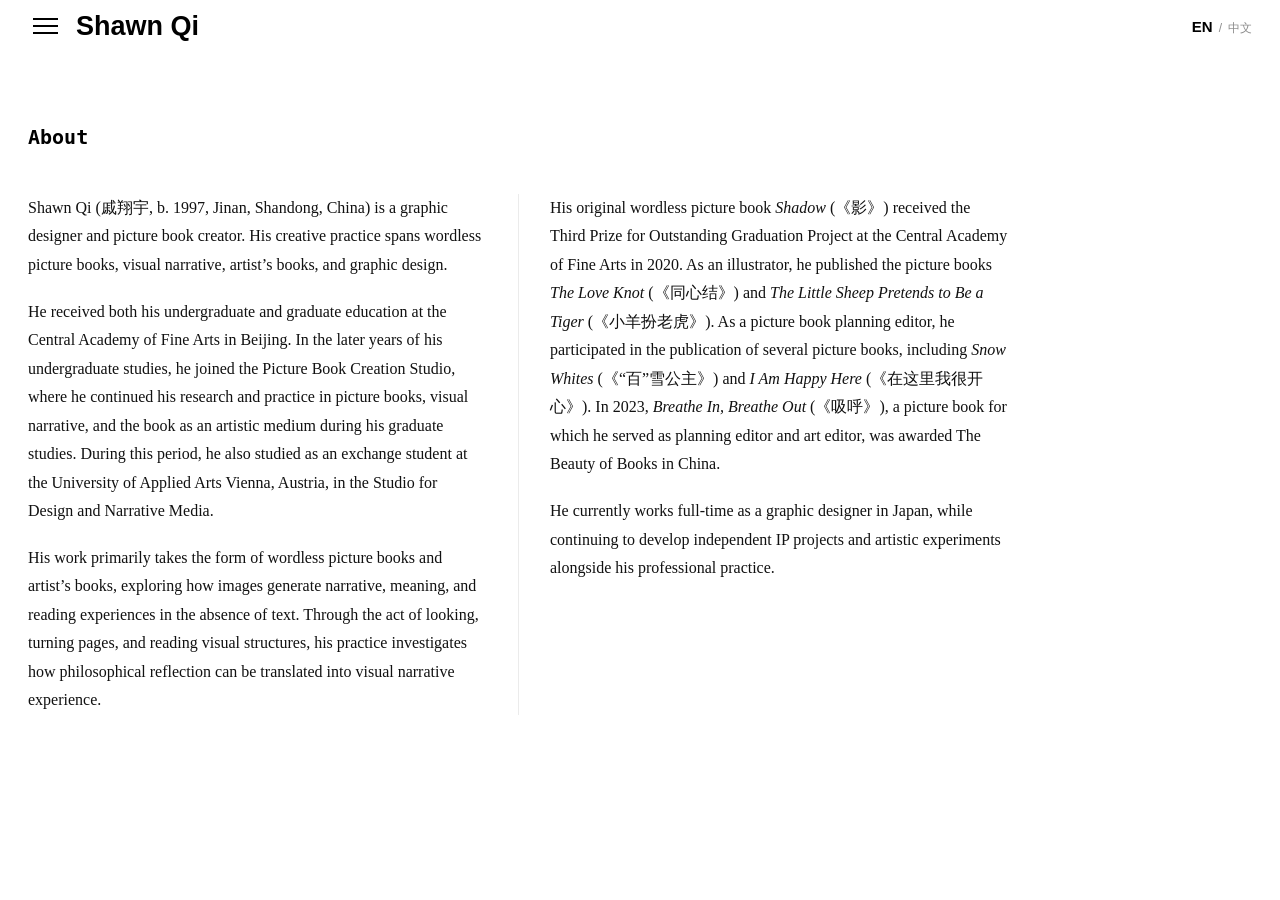
<file: about.html>
<!doctype html>
<html lang="en">
  <head>
    <meta charset="utf-8" />
    <meta name="viewport" content="width=device-width, initial-scale=1" />
    <title>About | Shawn Qi</title>
    <link rel="stylesheet" href="styles.css?v=20260713-1" />
  </head>
  <body>
    <header class="site-header">
      <a class="brand" href="index.html">Shawn Qi</a>
      <div class="menu-shell">
        <button class="menu-toggle" type="button" aria-expanded="false" aria-controls="category-menu" aria-label="Open categories">
          <span></span><span></span><span></span>
        </button>
        <nav class="category-menu" id="category-menu" aria-label="Categories">
          <a href="category-art-books.html">Artist Books</a>
          <a href="category-paintings.html">Paintings</a>
          <a href="category-graphic-works.html">Graphic Works</a>
          <a href="category-sculpture.html">Sculptural Works</a>
          <a href="about.html">About</a>
          <a href="contact.html">Contact</a>
        </nav>
      </div>
    </header>

    <main class="text-page about-page">
      <header class="text-page-header">
        <h1>About</h1>
      </header>
      <section class="text-page-body work-description" aria-label="Biography">
        <p>
          Shawn Qi (戚翔宇, b. 1997, Jinan, Shandong, China) is a graphic designer and picture book creator. His creative practice spans wordless picture books, visual narrative, artist’s books, and graphic design.
        </p>
        <p>
          He received both his undergraduate and graduate education at the Central Academy of Fine Arts in Beijing. In the later years of his undergraduate studies, he joined the Picture Book Creation Studio, where he continued his research and practice in picture books, visual narrative, and the book as an artistic medium during his graduate studies. During this period, he also studied as an exchange student at the University of Applied Arts Vienna, Austria, in the Studio for Design and Narrative Media.
        </p>
        <p>
          His work primarily takes the form of wordless picture books and artist’s books, exploring how images generate narrative, meaning, and reading experiences in the absence of text. Through the act of looking, turning pages, and reading visual structures, his practice investigates how philosophical reflection can be translated into visual narrative experience.
        </p>
        <p>
          His original wordless picture book <em>Shadow</em> (《影》) received the Third Prize for Outstanding Graduation Project at the Central Academy of Fine Arts in 2020. As an illustrator, he published the picture books <em>The Love Knot</em> (《同心结》) and <em>The Little Sheep Pretends to Be a Tiger</em> (《小羊扮老虎》). As a picture book planning editor, he participated in the publication of several picture books, including <em>Snow Whites</em> (《“百”雪公主》) and <em>I Am Happy Here</em> (《在这里我很开心》). In 2023, <em>Breathe In, Breathe Out</em> (《吸呼》), a picture book for which he served as planning editor and art editor, was awarded The Beauty of Books in China.
        </p>
        <p>
          He currently works full-time as a graphic designer in Japan, while continuing to develop independent IP projects and artistic experiments alongside his professional practice.
        </p>
      </section>
    </main>

    <script src="data.js?v=20260701-1"></script>
    <script src="site.js?v=20260701-1"></script>
  </body>
</html>
</file>
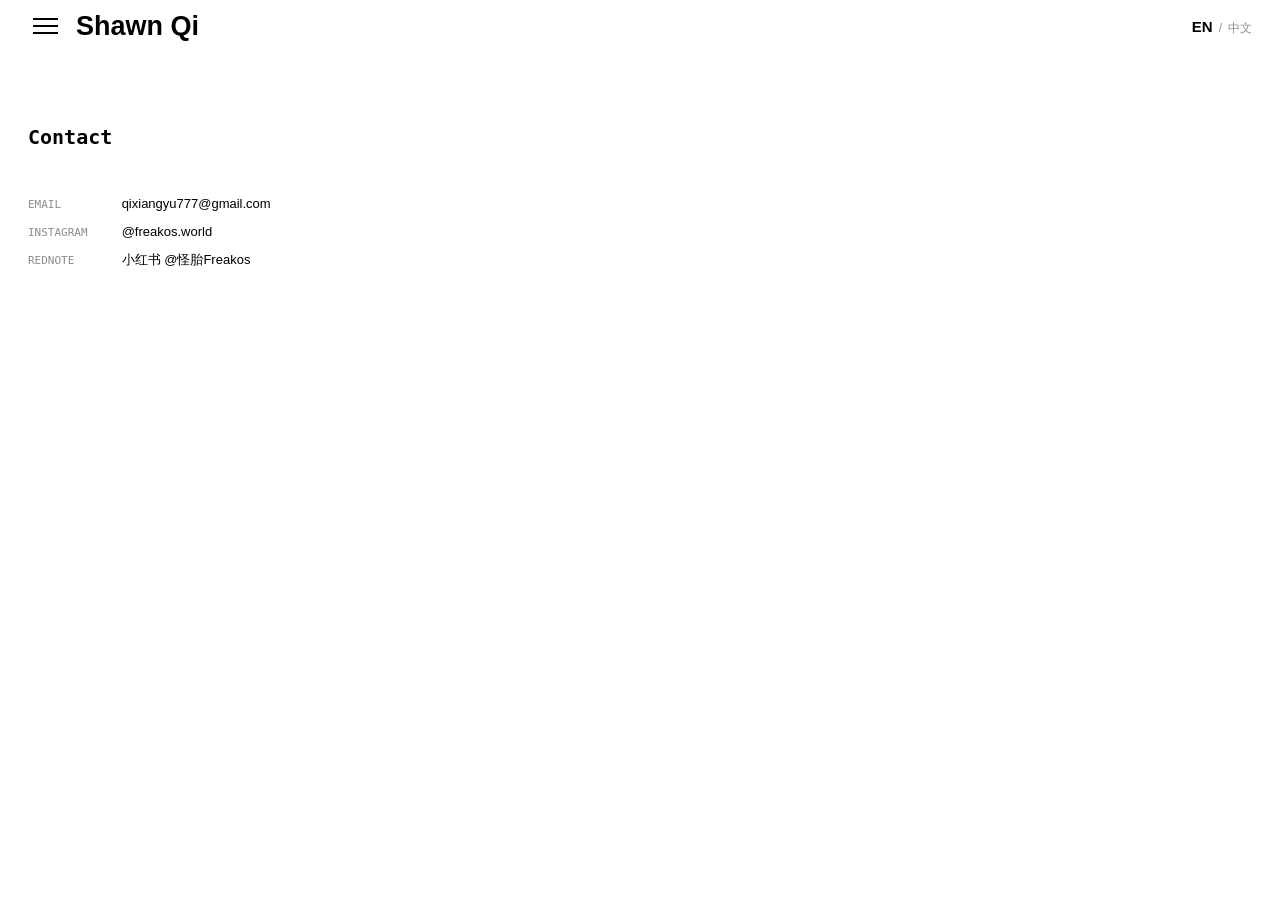
<file: contact.html>
<!doctype html>
<html lang="en">
  <head>
    <meta charset="utf-8" />
    <meta name="viewport" content="width=device-width, initial-scale=1" />
    <title>Contact | Shawn Qi</title>
    <link rel="stylesheet" href="styles.css?v=20260713-1" />
  </head>
  <body>
    <header class="site-header">
      <a class="brand" href="index.html">Shawn Qi</a>
      <div class="menu-shell">
        <button class="menu-toggle" type="button" aria-expanded="false" aria-controls="category-menu" aria-label="Open categories">
          <span></span><span></span><span></span>
        </button>
        <nav class="category-menu" id="category-menu" aria-label="Categories">
          <a href="category-art-books.html">Artist Books</a>
          <a href="category-paintings.html">Paintings</a>
          <a href="category-graphic-works.html">Graphic Works</a>
          <a href="category-sculpture.html">Sculptural Works</a>
          <a href="about.html">About</a>
          <a href="contact.html">Contact</a>
        </nav>
      </div>
    </header>

    <main class="text-page contact-page">
      <header class="text-page-header">
        <h1>Contact</h1>
      </header>
      <section class="contact-list" aria-label="Contact information">
        <p><span>Instagram</span> <a href="https://www.instagram.com/freakos.world" target="_blank" rel="noreferrer">@freakos.world</a></p>
        <p><span>RedNote</span> <a href="https://www.xiaohongshu.com/" target="_blank" rel="noreferrer">小红书 @怪胎Freakos</a></p>
        <p><span>Email</span> <a href="mailto:qixiangyu777@gmail.com">qixiangyu777@gmail.com</a></p>
      </section>
    </main>

    <script src="data.js?v=20260701-1"></script>
    <script src="site.js?v=20260701-1"></script>
  </body>
</html>
</file>
<file: styles.css>
:root {
  --background: #ffffff;
  --text: #000000;
  --line: #d8d8d8;
  --soft: #f7f7f7;
  --header-height: 52px;
  --category-heading-gap: clamp(24px, calc(18px + 1vw), 38px);
  --graphic-category-heading-offset: clamp(38px, 4.6vw, 48px);
  --sans-font: "Inter", "Inter Variable", "Helvetica Neue", Arial, sans-serif;
  --serif-font: Georgia, "Times New Roman", Times, serif;
  --work-title-font: Georgia, "Times New Roman", Times, serif;
  --mono-font: ui-monospace, SFMono-Regular, "SF Mono", Menlo, Consolas, monospace;
}

* {
  box-sizing: border-box;
}

html {
  scroll-behavior: smooth;
}

body {
  margin: 0;
  background: var(--background);
  color: var(--text);
  font-family: var(--sans-font);
  font-size: 13px;
  line-height: 1.5;
}

img,
video {
  display: block;
  max-width: 100%;
}

a {
  color: inherit;
  text-decoration: none;
}

button {
  color: inherit;
  font: inherit;
}

.visually-hidden {
  position: absolute;
  width: 1px;
  height: 1px;
  overflow: hidden;
  clip: rect(0 0 0 0);
  white-space: nowrap;
}

.site-header {
  position: fixed;
  top: 0;
  left: 0;
  z-index: 50;
  display: flex;
  align-items: center;
  justify-content: flex-start;
  gap: 14px;
  width: 100%;
  min-height: var(--header-height);
  padding: 0 28px;
  background: rgba(255, 255, 255, 0.88);
  backdrop-filter: blur(12px);
}

.brand {
  font-family: var(--sans-font);
  font-size: 27px;
  font-weight: 850;
  line-height: 1;
  letter-spacing: 0;
}

.language-toggle {
  display: inline-flex;
  align-items: baseline;
  gap: 6px;
  margin-left: auto;
  padding: 0;
  border: 0;
  background: transparent;
  font-family: var(--sans-font);
  letter-spacing: 0;
  cursor: pointer;
}

.language-option,
.language-separator {
  color: #8c8c8c;
  font-size: 12px;
  font-weight: 400;
  line-height: 1;
  transition: color 160ms ease, font-size 160ms ease, font-weight 160ms ease;
}

.language-option.is-active {
  color: var(--text);
  font-size: 15px;
  font-weight: 650;
}

.language-toggle:hover .language-option:not(.is-active),
.language-toggle:focus-visible .language-option:not(.is-active) {
  color: #606060;
}

.menu-shell {
  position: relative;
  order: -1;
}

.menu-toggle {
  display: flex;
  flex-direction: column;
  align-items: center;
  justify-content: center;
  gap: 5px;
  width: 34px;
  height: 34px;
  padding: 6px 4px;
  border: 0;
  background: transparent;
  cursor: pointer;
}

.menu-toggle span {
  display: block;
  width: 25px;
  height: 2px;
  background: var(--text);
}

.category-menu {
  position: absolute;
  top: calc(100% + 8px);
  left: 0;
  display: none;
  min-width: 236px;
  border: 1px solid var(--text);
  background: var(--background);
}

.category-menu.is-open {
  display: grid;
}

.category-menu a {
  display: block;
  padding: 12px 14px;
  border-bottom: 1px solid var(--line);
  font-family: var(--mono-font);
  font-size: 16px;
  font-weight: 750;
}

.category-menu a:last-child {
  border-bottom: 0;
}

.category-menu a:hover,
.category-menu a:focus-visible {
  background: var(--soft);
}

.scatter-stage {
  position: relative;
  min-height: max(112vh, calc(82vh + 28vw + 72px));
  padding-top: var(--header-height);
  overflow: visible;
}

.scatter-work {
  position: absolute;
  display: block;
  padding: 0;
  border: 0;
  background: transparent;
  color: inherit;
  font: inherit;
  cursor: zoom-in;
  transition: transform 180ms ease, z-index 180ms ease;
}

.scatter-work img,
.scatter-work video {
  width: 100%;
  height: auto;
  object-fit: contain;
  box-shadow: 0 1px 4px rgba(0, 0, 0, 0.18);
}

.scatter-work:hover,
.scatter-work:focus-visible {
  z-index: 10;
  transform: translateY(-4px);
}

.work-a {
  top: 16vh;
  left: 8vw;
  width: min(20.2vw, 300px);
}

.work-b {
  top: 10vh;
  left: 44vw;
  width: min(28.8vw, 480px);
}

.work-c {
  top: 46vh;
  left: 28vw;
  width: min(20vw, 320px);
}

.work-d {
  top: 58vh;
  left: 63vw;
  width: min(25vw, 420px);
}

.work-e {
  top: 72vh;
  left: 10vw;
  width: min(18vw, 280px);
}

.work-f {
  top: 32vh;
  left: 76vw;
  width: min(15vw, 230px);
}

.work-g {
  top: 88vh;
  left: 35vw;
  width: min(17vw, 270px);
}

.work-h {
  top: 96vh;
  left: 70vw;
  width: min(14.9vw, 246px);
}

.work-i {
  top: 103vh;
  left: 4vw;
  width: min(21vw, 340px);
}

.work-j {
  top: 106vh;
  left: 52vw;
  width: min(18vw, 300px);
}

.about-home {
  max-width: 720px;
  padding: 96px 28px 22px;
}

.about-home h2,
.page-heading h1,
.work-detail-info h1,
.missing-work h1 {
  margin: 0;
  font-size: 18px;
  font-weight: 850;
  letter-spacing: 0;
}

.about-home h2,
.page-heading h1,
.footer-contact h2 {
  font-family: var(--mono-font);
  font-size: 20px;
}

.about-home p {
  margin: 10px 0 0;
  max-width: 620px;
}

.site-footer {
  display: grid;
  gap: 42px;
  width: 100%;
  padding: 0 28px 72px;
}

.footer-contact {
  display: grid;
  gap: 8px;
  align-items: start;
  max-width: 720px;
}

.footer-contact h2 {
  margin: 0 0 8px;
  font-weight: 850;
  line-height: 1.1;
}

.footer-contact a,
.footer-contact p {
  margin: 0;
  font-size: 12px;
  font-weight: 400;
}

.copyright {
  justify-self: center;
  margin: 0;
  font-size: 12px;
  font-weight: 400;
  text-align: center;
}

.text-page {
  width: 100%;
  max-width: 1040px;
  padding: calc(var(--header-height) + 70px) 28px 96px;
}

.text-page-header {
  margin-bottom: 42px;
}

.text-page-header h1 {
  margin: 0;
  font-family: var(--mono-font);
  font-size: 20px;
  font-weight: 850;
  letter-spacing: 0;
}

.text-page-body {
  max-width: 780px;
  font-family: var(--serif-font);
  font-size: clamp(18px, 1.6vw, 25px);
  line-height: 1.42;
}

.text-page-body p {
  margin: 0;
  text-indent: 2.2em;
}

.text-page-body p:first-child {
  text-indent: 0;
}

.text-page-body p + p {
  margin-top: 0.8em;
}

.about-page .text-page-body p {
  text-indent: 0;
}

.about-page .text-page-body p + p {
  margin-top: 0;
}

.contact-list {
  display: grid;
  gap: 8px;
  width: min(100%, 520px);
}

.contact-list p {
  margin: 0;
  font-size: 13px;
  font-weight: 400;
  line-height: 1.55;
}

.contact-list span {
  display: inline-block;
  min-width: 82px;
  margin-right: 8px;
  color: #8c8c8c;
  font-family: var(--mono-font);
  font-size: 11px;
  text-transform: uppercase;
}

.index-page {
  padding: calc(var(--header-height) + 38px) 28px 72px;
}

.page-heading {
  display: grid;
  grid-template-columns: 1fr;
  align-items: baseline;
  margin: 0 0 var(--category-heading-gap);
}

@media (min-width: 681px) {
  body[data-category="graphic-works"] .page-heading {
    margin-bottom: calc(
      var(--category-heading-gap) + var(--graphic-category-heading-offset)
    );
  }
}

.page-heading p {
  display: none;
}

.matrix-gallery {
  display: grid;
  grid-template-columns: repeat(4, minmax(0, 1fr));
  gap: 78px 30px;
}

.matrix-card a {
  display: block;
  padding-bottom: 4px;
}

.matrix-card span,
.matrix-card small {
  display: block;
}

.matrix-card span {
  padding-top: 24px;
  font-size: 12px;
  font-weight: 850;
}

.matrix-card small {
  padding-top: 2px;
  font-size: 11px;
}

.work-stack {
  position: relative;
  aspect-ratio: 1 / 1;
  overflow: visible;
  margin-bottom: clamp(44px, 5vw, 72px);
}

.work-stack img {
  display: block;
  width: 48%;
  height: auto;
  object-fit: contain;
  background: transparent;
  box-shadow: 0 1px 4px rgba(0, 0, 0, 0.18);
}

.stack-card {
  position: absolute;
  left: 50%;
  top: 50%;
  transform-origin: 50% 50%;
}

.stack-card-1 {
  z-index: 8;
  width: 62% !important;
  transform: translate(-50%, -50%) rotate(-0.4deg);
}

.stack-card-2 {
  z-index: 5;
  transform: translate(-74%, -54%) rotate(-1.4deg);
}

.stack-card-3 {
  z-index: 6;
  transform: translate(-28%, -76%) rotate(1.2deg);
}

.stack-card-4 {
  z-index: 5;
  transform: translate(4%, -54%) rotate(1.6deg);
}

.stack-card-5 {
  z-index: 4;
  transform: translate(-72%, -14%) rotate(1deg);
}

.stack-card-6 {
  z-index: 4;
  transform: translate(-6%, 2%) rotate(-1.2deg);
}

.stack-card-7 {
  z-index: 3;
  transform: translate(-44%, 14%) rotate(0.6deg);
}

.stack-variant-2 .stack-card-2 {
  transform: translate(-72%, -46%) rotate(1.3deg);
}

.stack-variant-2 .stack-card-3 {
  transform: translate(-34%, -76%) rotate(-1.6deg);
}

.stack-variant-2 .stack-card-4 {
  transform: translate(8%, -58%) rotate(-1deg);
}

.stack-variant-2 .stack-card-5 {
  transform: translate(-74%, -4%) rotate(-1.4deg);
}

.stack-variant-2 .stack-card-6 {
  transform: translate(0%, 6%) rotate(1.6deg);
}

.stack-variant-2 .stack-card-7 {
  transform: translate(-38%, 16%) rotate(-0.8deg);
}

.stack-variant-3 .stack-card-1 {
  transform: translate(-50%, -50%) rotate(0.8deg);
}

.stack-variant-3 .stack-card-2 {
  transform: translate(-76%, -58%) rotate(-1.8deg);
}

.stack-variant-3 .stack-card-3 {
  transform: translate(-22%, -74%) rotate(1.6deg);
}

.stack-variant-3 .stack-card-4 {
  transform: translate(8%, -46%) rotate(2deg);
}

.stack-variant-3 .stack-card-5 {
  transform: translate(-68%, 2%) rotate(1.2deg);
}

.stack-variant-3 .stack-card-6 {
  transform: translate(-10%, 6%) rotate(-1.6deg);
}

.stack-variant-3 .stack-card-7 {
  transform: translate(-50%, 14%) rotate(1deg);
}

.stack-variant-4 .stack-card-1 {
  transform: translate(-50%, -50%) rotate(-0.9deg);
}

.stack-variant-4 .stack-card-2 {
  transform: translate(-70%, -52%) rotate(0.9deg);
}

.stack-variant-4 .stack-card-3 {
  transform: translate(-30%, -74%) rotate(-1deg);
}

.stack-variant-4 .stack-card-4 {
  transform: translate(2%, -58%) rotate(1.4deg);
}

.stack-variant-4 .stack-card-5 {
  transform: translate(-74%, -16%) rotate(-1.8deg);
}

.stack-variant-4 .stack-card-6 {
  transform: translate(2%, 0%) rotate(-0.8deg);
}

.stack-variant-4 .stack-card-7 {
  transform: translate(-42%, 16%) rotate(1.4deg);
}

.work-page {
  min-height: 100vh;
  padding: calc(var(--header-height) + 24px) 28px 72px;
}

.work-detail {
  max-width: none;
  margin: 0 auto;
}

.work-detail-info {
  display: block;
  margin-bottom: 42px;
}

.work-meta,
.work-description,
.work-description p {
  margin: 0;
}

.work-meta {
  font-size: 12px;
  font-weight: 400;
}

.work-detail-info h1 {
  margin: 0 0 8px;
  max-width: none;
  font-family: var(--work-title-font);
  font-size: clamp(22px, 1.9vw, 30px);
  font-style: italic;
  font-weight: 500;
  line-height: 1.15;
}

.work-description {
  max-width: min(980px, 82vw);
  color: #111;
  font-family: var(--serif-font);
  font-size: clamp(16px, 1.12vw, 18px);
  font-weight: 400;
  line-height: 1.78;
  letter-spacing: 0;
  column-width: 360px;
  column-gap: clamp(34px, 5vw, 72px);
  column-rule: 1px solid rgba(0, 0, 0, 0.08);
}

.work-description p {
  break-inside: avoid;
  margin-bottom: 1.15em;
}

.work-description-lead {
  column-span: all;
  max-width: 760px;
  margin-bottom: 1.35em;
  font-size: clamp(20px, 1.7vw, 28px);
  font-style: italic;
  line-height: 1.35;
}

.work-image-grid {
  display: grid;
  grid-template-columns: repeat(auto-fill, minmax(190px, 240px));
  gap: 36px 16px;
  align-items: end;
  justify-content: start;
}

.work-image-grid + .work-description {
  margin-top: clamp(54px, 7vw, 96px);
}

.work-image-grid figure {
  margin: 0;
}

.work-image-item {
  display: grid;
  gap: 10px;
  align-self: end;
}

.work-image-button {
  display: block;
  width: 100%;
  padding: 0;
  border: 0;
  background: transparent;
  cursor: zoom-in;
}

.work-image-grid img,
.work-image-grid video {
  width: 100%;
  height: auto;
  object-fit: contain;
  object-position: center bottom;
  box-shadow: 0 1px 4px rgba(0, 0, 0, 0.18);
}

.work-image-button video {
  pointer-events: none;
}

.work-caption,
.work-image-item figcaption {
  display: grid;
  grid-template-columns: 1fr;
  gap: 2px;
  justify-items: center;
  align-items: center;
  font-family: var(--mono-font);
  font-size: 10px;
  font-weight: 400;
  line-height: 1.35;
  letter-spacing: 0;
  text-align: center;
}

.work-caption span,
.work-image-item figcaption span {
  padding-block: 1px;
}

.work-caption span:first-child,
.work-image-item figcaption span:first-child {
  min-width: 0;
  overflow: visible;
  font-family: var(--work-title-font);
  font-style: italic;
  font-weight: 500;
  text-overflow: clip;
  white-space: normal;
}

.work-caption span:nth-child(2),
.work-image-item figcaption span:nth-child(2),
.work-caption span:last-child,
.work-image-item figcaption span:last-child {
  min-width: 0;
  overflow: visible;
  font-family: var(--sans-font);
  font-weight: 400;
  text-align: center;
  text-overflow: clip;
  white-space: normal;
}

.work-image-item figcaption.image-number-only {
  display: block;
}

.image-preview {
  position: fixed;
  inset: 0;
  z-index: 100;
  display: none;
  place-items: center;
  padding: 44px 28px;
}

.image-preview.is-open {
  display: grid;
}

.image-preview-backdrop {
  position: absolute;
  inset: 0;
  border: 0;
  background: rgba(255, 255, 255, 0.82);
  cursor: zoom-out;
}

.image-preview-panel {
  position: relative;
  z-index: 1;
  display: grid;
  gap: 12px;
  justify-items: end;
}

.home-image-preview .image-preview-panel {
  width: var(--home-preview-media-width, fit-content);
  max-width: min(78vw, 980px);
  justify-items: stretch;
  place-self: center;
}

.home-preview-stack {
  display: grid;
  gap: 8px;
  justify-items: stretch;
  width: 100%;
  max-width: 100%;
  margin: auto;
}

.home-preview-header {
  display: grid;
  grid-template-columns: minmax(0, 1fr) auto;
  align-items: start;
  gap: 18px;
}

.image-preview-heading {
  display: grid;
  gap: 4px;
  align-content: start;
  min-width: 0;
}

.home-image-preview .image-preview-close {
  justify-self: end;
  align-self: start;
}

.home-preview-media {
  position: relative;
  display: block;
}

.image-preview-figure {
  display: grid;
  grid-template-columns: auto minmax(0, auto) auto;
  gap: 18px;
  align-items: center;
}

.image-preview-media-stack {
  display: grid;
  gap: 8px;
  justify-items: start;
}

.image-preview-media-stack .image-preview-close {
  justify-self: end;
}

.image-preview-panel img,
.image-preview-panel video {
  display: block;
  max-width: min(78vw, 980px);
  max-height: 82vh;
  width: auto;
  height: auto;
  object-fit: contain;
  box-shadow: 0 8px 28px rgba(0, 0, 0, 0.22);
}

.image-preview-panel [hidden] {
  display: none;
}

.image-preview-figure img,
.image-preview-figure video {
  max-width: min(70vw, 920px);
}

.home-image-preview .image-preview-panel img,
.home-image-preview .image-preview-panel video {
  max-width: 100%;
  max-height: 64vh;
}

.image-preview-nav,
.image-preview-close {
  padding: 0;
  border: 0;
  background: transparent;
  font-size: 12px;
  font-weight: 850;
  cursor: pointer;
}

.image-preview-close {
  display: grid;
  place-items: center;
  width: 28px;
  height: 28px;
  color: #8c8c8c;
  font-family: var(--sans-font);
  font-size: 28px;
  font-weight: 300;
  line-height: 1;
}

.image-preview-nav {
  min-width: 36px;
  color: #444444;
  font-size: 24px;
  font-weight: 700;
  line-height: 1;
}

.image-preview-close:hover,
.image-preview-nav:hover {
  color: #111111;
}

.image-preview-prev {
  text-align: right;
}

.image-preview-next {
  text-align: left;
}

.image-preview-caption {
  justify-self: start;
  margin: 0;
  font-family: var(--mono-font);
  font-size: 10px;
  font-weight: 400;
  line-height: 1.1;
  letter-spacing: 0;
  text-transform: uppercase;
}

.image-preview-text {
  justify-self: stretch;
  display: grid;
  gap: 6px;
  width: 100%;
  max-width: none;
}

.image-preview-text h2,
.image-preview-text p {
  margin: 0;
}

.image-preview-heading h2 {
  margin: 0;
  font-family: var(--work-title-font);
  font-size: 18px;
  font-style: italic;
  font-weight: 500;
  letter-spacing: 0;
  overflow-wrap: break-word;
}

.image-preview-meta {
  position: static;
  justify-self: start;
  margin: 0;
  color: #8c8c8c;
  font-size: 12px;
  font-weight: 400;
}

.image-preview-detail {
  position: static;
  justify-self: end;
  color: #8c8c8c;
  font-size: 12px;
  font-weight: 400;
}

.missing-work {
  padding: calc(var(--header-height) + 42px) 28px;
}

@media (min-width: 1280px) {
  .scatter-stage {
    min-height: max(118vh, calc(84vh + 28vw + 80px));
  }
}

@media (max-width: 900px) {
  .matrix-gallery {
    grid-template-columns: repeat(3, minmax(0, 1fr));
  }

  .work-detail-info {
    gap: 14px;
  }

  .work-image-grid {
    grid-template-columns: repeat(auto-fill, minmax(170px, 220px));
    gap: 32px 14px;
  }
}

@media (max-width: 680px) {
  :root {
    --header-height: 50px;
  }

  .site-header {
    padding: 0 18px;
  }

  .brand {
    font-size: 22px;
  }

  .scatter-stage {
    min-height: calc(112vh + 54vw + 72px);
  }

  .work-a {
    top: 12vh;
    left: 7vw;
    width: 42vw;
    z-index: 1;
  }

  .work-b {
    top: 20vh;
    left: 42vw;
    width: 50vw;
    z-index: 2;
  }

  .work-c {
    top: 39vh;
    left: 18vw;
    width: 45vw;
    z-index: 3;
  }

  .work-d {
    top: 51vh;
    left: 54vw;
    width: 39vw;
    z-index: 4;
  }

  .work-e {
    top: 65vh;
    left: 8vw;
    width: 38vw;
    z-index: 5;
  }

  .work-f {
    top: 68vh;
    left: 43vw;
    width: 48vw;
    z-index: 6;
  }

  .work-g {
    top: 86vh;
    left: 7vw;
    width: 42vw;
    z-index: 7;
  }

  .work-h {
    top: 96vh;
    left: 48vw;
    width: 45vw;
    z-index: 8;
  }

  .work-i {
    top: 114vh;
    left: 17vw;
    width: 48vw;
    z-index: 9;
  }

  .work-j {
    top: 138vh;
    left: 50vw;
    width: 41vw;
    z-index: 10;
  }

  .about-home,
  .index-page,
  .work-page,
  .text-page,
  .site-footer {
    padding-right: 18px;
    padding-left: 18px;
  }

  .about-home {
    padding-top: 76px;
    padding-bottom: 18px;
  }

  .site-footer {
    padding-top: 0;
    padding-bottom: 56px;
  }

  .page-heading {
    grid-template-columns: 1fr;
    gap: 4px;
    margin-bottom: 150px;
  }

  .matrix-gallery {
    grid-template-columns: repeat(2, minmax(0, 1fr));
    gap: 64px 18px;
  }

  .work-image-grid {
    grid-template-columns: 1fr;
    gap: 28px 10px;
  }

  .work-description {
    max-width: none;
    font-size: 16px;
    line-height: 1.72;
    column-width: auto;
    column-count: 1;
    column-rule: 0;
  }

  .work-description-lead {
    max-width: none;
    font-size: 20px;
    line-height: 1.4;
  }

  .work-image-item figcaption {
    font-size: 9px;
    gap: 8px;
  }

  .image-preview {
    padding: 64px 18px 32px;
  }

  .image-preview-panel img,
  .image-preview-panel video {
    max-width: 88vw;
    max-height: 76vh;
  }

  .image-preview-figure {
    grid-template-columns: 1fr 1fr;
    gap: 10px 18px;
  }

  .image-preview-figure img,
  .image-preview-figure video {
    max-width: 88vw;
  }

  .image-preview-media-stack {
    grid-column: 1 / -1;
    grid-row: 1;
  }

  .image-preview-prev,
  .image-preview-next {
    grid-row: 2;
    text-align: left;
  }

  .image-preview-next {
    justify-self: end;
  }

  .image-preview-text {
    max-width: 88vw;
  }

  .site-footer {
    gap: 36px;
  }

  .text-page {
    padding-top: calc(var(--header-height) + 54px);
    padding-bottom: 72px;
  }

  .text-page-header {
    margin-bottom: 30px;
  }

  .text-page-body {
    font-size: 18px;
    line-height: 1.52;
  }

  .text-page-body p {
    text-indent: 1.6em;
  }

  .about-page .text-page-body {
    font-size: 16px;
    line-height: 1.72;
    column-width: auto;
    column-count: 1;
    column-rule: 0;
  }

  .about-page .text-page-body p {
    text-indent: 0;
  }

  .about-page .text-page-body p + p {
    margin-top: 0;
  }

}

.category-year-list {
  display: grid;
  gap: 72px;
}

.category-year-section {
  display: grid;
  gap: 28px;
}

.category-year-title {
  margin: 0;
  font-size: 14px;
  font-weight: 850;
  letter-spacing: 0;
}

.category-year-works {
  display: grid;
  gap: 48px;
}

.category-work-row {
  display: grid;
  gap: 14px;
}

.category-work-heading {
  display: grid;
  grid-template-columns: minmax(160px, 0.32fr) 1fr;
  gap: 20px;
  align-items: baseline;
}

.category-work-heading h2,
.category-work-heading p {
  margin: 0;
}

.category-work-heading h2 {
  font-size: 13px;
  font-weight: 850;
  letter-spacing: 0;
}

.category-work-heading p {
  font-size: 11px;
  font-weight: 400;
}

.category-work-image-grid {
  grid-template-columns: repeat(auto-fill, minmax(150px, 180px));
  gap: 28px 12px;
  justify-content: start;
}

.category-book-grid {
  display: grid;
  grid-template-columns: repeat(auto-fill, minmax(180px, 1fr));
  grid-auto-rows: auto;
  gap: 58px 24px;
  align-items: start;
  justify-content: stretch;
}

.category-book-grid-compact {
  grid-template-columns: repeat(auto-fill, minmax(180px, 1fr));
  justify-content: stretch;
}

body[data-category="art-books"] .category-book-grid {
  grid-template-columns: repeat(auto-fit, minmax(180px, 1fr));
}

.category-book-row {
  --category-cover-height: clamp(260px, 26vw, 390px);
  display: block;
  min-width: 0;
  width: 100%;
  max-width: none;
  overflow: visible;
}

.category-work-link {
  display: block;
  min-width: 0;
  width: 100%;
  color: inherit;
  font: inherit;
  text-decoration: none;
}

.category-work-button {
  appearance: none;
  width: 100%;
  padding: 0;
  border: 0;
  background: transparent;
  color: inherit;
  font: inherit;
  cursor: zoom-in;
  text-align: center;
}

.book-cover-card {
  --caption-space: 104px;
  position: static;
  display: flex;
  flex-direction: column;
  align-items: stretch;
  width: 100%;
  min-height: calc(var(--category-cover-height) + var(--caption-space));
  height: auto;
  margin: 0;
  padding-bottom: 0;
  overflow: visible;
  transform: none;
}

.book-cover-card > .book-cover-frame {
  position: relative;
  display: flex;
  flex: 0 0 var(--category-cover-height);
  align-items: flex-end;
  justify-content: center;
  min-width: 0;
  width: 100%;
  height: var(--category-cover-height);
  padding: 0;
  box-sizing: border-box;
}

.matrix-card .book-cover-frame > .book-cover-count {
  position: absolute;
  top: var(--book-cover-count-top, 0);
  right: var(--book-cover-count-right, 0);
  z-index: 2;
  display: flex;
  align-items: center;
  justify-content: center;
  width: 30px;
  height: 30px;
  margin: 0;
  padding: 0;
  box-sizing: border-box;
  color: #fff;
  background: #8c8c8c;
  font-family: var(--sans-font);
  font-size: 12px;
  font-weight: 600;
  line-height: 1;
  letter-spacing: 0;
  text-align: center;
  pointer-events: none;
}

.book-cover-card > .work-caption {
  position: static;
  display: grid;
  grid-template-columns: 1fr;
  gap: 2px;
  justify-items: center;
  align-content: start;
  flex: 0 0 auto;
  min-width: 0;
  width: 100%;
  min-height: var(--caption-space);
  margin: 0;
  padding: 10px 0 0;
  box-sizing: border-box;
  text-align: center;
  transform: none;
}

.book-cover-card > .work-caption > span {
  display: block;
  width: 100%;
  margin: 0;
  padding: 0 !important;
  line-height: 1.28;
  text-align: center;
}

.book-cover-card .work-caption span:first-child {
  font-family: var(--work-title-font);
  font-size: 15px;
  font-style: italic;
  font-weight: 500;
}

.book-cover-card .work-caption span:nth-child(2),
.book-cover-card .work-caption span:nth-child(3) {
  color: #8c8c8c;
  font-family: var(--sans-font);
  font-weight: 400;
}

.book-cover-card .work-caption span:nth-child(3) {
  font-weight: 400;
}

.book-cover-image {
  position: static;
  flex: 0 1 auto;
  align-self: flex-end;
  display: block;
  width: auto;
  max-width: 100%;
  height: auto;
  max-height: var(--category-cover-height);
  object-fit: contain;
  object-position: center bottom;
  background: transparent;
  box-shadow: 0 1px 4px rgba(0, 0, 0, 0.18);
  transform: none;
}

.book-cover-image.is-landscape {
  max-height: calc(var(--category-cover-height) / 2);
}

@media (max-width: 680px) {
  .category-year-list {
    gap: 56px;
  }

  .category-year-section {
    gap: 22px;
  }

  .category-year-works {
    gap: 40px;
  }

  .category-work-heading {
    grid-template-columns: 1fr;
    gap: 4px;
  }

  .category-work-image-grid {
    grid-template-columns: 1fr;
    gap: 28px 10px;
  }

  .category-book-grid {
    grid-template-columns: 200px;
    gap: 64px 0;
    justify-content: center;
    justify-items: center;
  }

  .category-book-grid-compact {
    grid-template-columns: 200px;
    justify-content: center;
  }

  body[data-category="art-books"] .category-book-grid {
    grid-template-columns: 200px;
    justify-content: center;
    justify-items: center;
  }

  .category-book-row,
  .book-cover-card,
  .book-cover-card > .book-cover-frame,
  .book-cover-card > .work-caption {
    width: 200px;
  }

  .category-book-row {
    --category-cover-height: auto;
  }

  .book-cover-card {
    --caption-space: 0;
    min-height: 0;
  }

  .book-cover-card > .book-cover-frame {
    flex: none;
    height: auto;
  }

  .book-cover-image,
  .book-cover-image.is-landscape {
    width: 200px;
    max-width: 200px;
    height: auto;
    max-height: none;
  }

  .book-cover-card > .work-caption {
    min-height: 0;
    padding-top: 12px;
  }
}


.category-grouped-gallery {
  display: grid;
  gap: clamp(64px, 8vw, 112px);
}

.category-work-group {
  display: grid;
  gap: 28px;
}

.category-work-group-title {
  margin: 0;
  font: 700 17px/1.2 var(--font-interface);
  letter-spacing: 0;
}

.category-book-grid-grouped {
  max-width: none;
}

@media (max-width: 700px) {
  .category-grouped-gallery {
    gap: 56px;
  }

  .category-work-group {
    gap: 18px;
  }
}

/* Commercial works are identified only through their medium line. */
.category-work-row.commercial-work .work-caption span:nth-child(2) {
  color: #338fe6;
}
</file>
